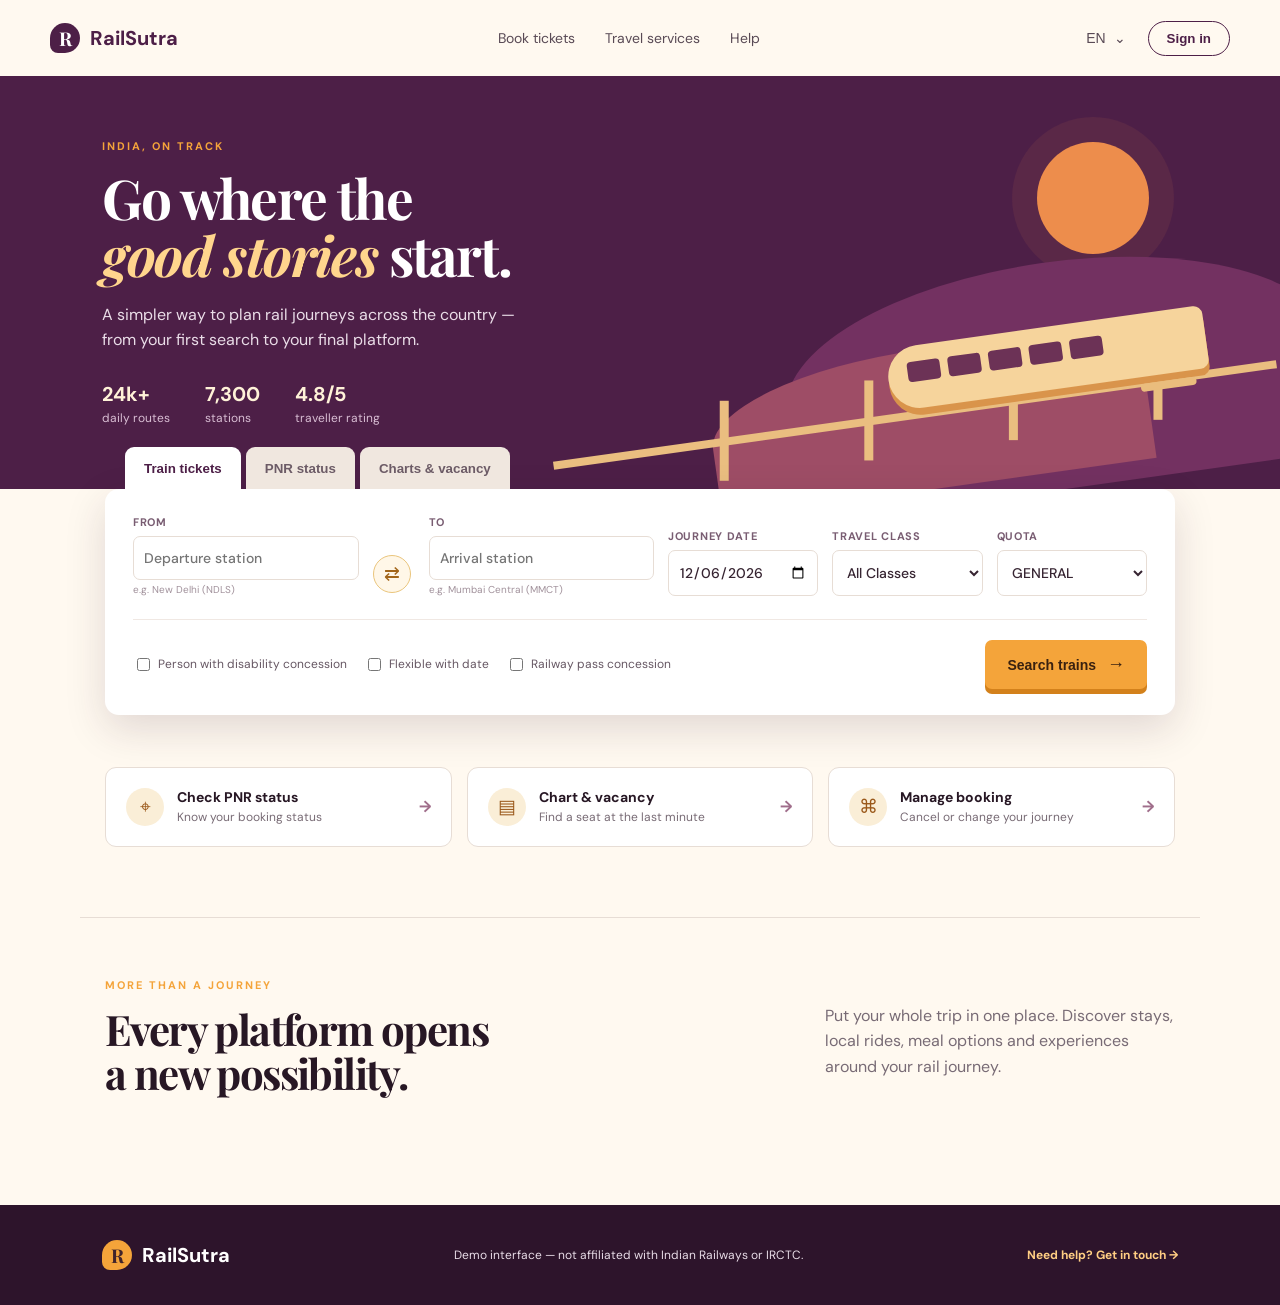
<file: index.html>
<!doctype html>
<html lang="en">
  <head>
    <meta charset="UTF-8" />
    <meta name="viewport" content="width=device-width, initial-scale=1.0" />
    <title>RailSutra — Train bookings made simple</title>
    <link rel="preconnect" href="https://fonts.googleapis.com" />
    <link rel="preconnect" href="https://fonts.gstatic.com" crossorigin />
    <link href="https://fonts.googleapis.com/css2?family=DM+Sans:wght@400;500;600;700&family=Playfair+Display:wght@600;700&display=swap" rel="stylesheet" />
    <link rel="stylesheet" href="styles.css" />
  </head>
  <body>
    <header class="site-header">
      <a class="brand" href="#top" aria-label="RailSutra home"><span class="brand-mark">R</span><span>RailSutra</span></a>
      <nav aria-label="Main navigation">
        <a href="#book">Book tickets</a><a href="#services">Travel services</a><a href="#support">Help</a>
      </nav>
      <div class="header-actions"><button class="language" type="button">EN <span>⌄</span></button><button class="signin" type="button">Sign in</button></div>
    </header>

    <main id="top">
      <section class="hero" id="book">
        <div class="hero-copy">
          <p class="eyebrow">INDIA, ON TRACK</p>
          <h1>Go where the<br /><em>good stories</em> start.</h1>
          <p class="hero-text">A simpler way to plan rail journeys across the country — from your first search to your final platform.</p>
          <div class="stat-row"><div><strong>24k+</strong><span>daily routes</span></div><div><strong>7,300</strong><span>stations</span></div><div><strong>4.8/5</strong><span>traveller rating</span></div></div>
        </div>
        <div class="scenery" aria-hidden="true"><div class="sun"></div><div class="hill hill-one"></div><div class="hill hill-two"></div><div class="rail"><i></i><i></i><i></i><i></i></div><div class="train"><span></span><span></span><span></span><span></span><span></span></div></div>
      </section>

      <section class="booking-wrap" aria-label="Train search">
        <div class="booking-tabs"><button class="active" type="button">Train tickets</button><button type="button">PNR status</button><button type="button">Charts &amp; vacancy</button></div>
        <form id="train-form" class="booking-card">
          <div class="journey-fields">
            <label class="field station-field"><span class="field-label">From</span><input id="from" name="from" type="text" placeholder="Departure station" autocomplete="off" required /><small>e.g. New Delhi (NDLS)</small></label>
            <button class="swap" id="swap" type="button" aria-label="Swap departure and arrival">⇄</button>
            <label class="field station-field"><span class="field-label">To</span><input id="to" name="to" type="text" placeholder="Arrival station" autocomplete="off" required /><small>e.g. Mumbai Central (MMCT)</small></label>
            <label class="field"><span class="field-label">Journey date</span><input id="date" name="date" type="date" required /></label>
            <label class="field"><span class="field-label">Travel class</span><select id="travel-class" name="travel-class"><option>All Classes</option><option>1A — First AC</option><option>2A — AC 2 Tier</option><option>3A — AC 3 Tier</option><option>SL — Sleeper</option><option>2S — Second Sitting</option></select></label>
            <label class="field"><span class="field-label">Quota</span><select id="quota" name="quota"><option>GENERAL</option><option>LADIES</option><option>TATKAL</option><option>PREMIUM TATKAL</option><option>PERSON WITH DISABILITY</option></select></label>
          </div>
          <div class="booking-footer">
            <div class="checks"><label><input type="checkbox" name="disability" /> <span>Person with disability concession</span></label><label><input type="checkbox" name="flexible" /> <span>Flexible with date</span></label><label><input type="checkbox" name="pass" /> <span>Railway pass concession</span></label></div>
            <button class="search-button" type="submit">Search trains <span>→</span></button>
          </div>
        </form>
      </section>

      <section class="quick-links" id="services"><a href="#book"><span class="quick-icon">⌖</span><span><b>Check PNR status</b><small>Know your booking status</small></span><strong>→</strong></a><a href="#book"><span class="quick-icon">▤</span><span><b>Chart &amp; vacancy</b><small>Find a seat at the last minute</small></span><strong>→</strong></a><a href="#book"><span class="quick-icon">⌘</span><span><b>Manage booking</b><small>Cancel or change your journey</small></span><strong>→</strong></a></section>

      <section class="discover"><div><p class="eyebrow">MORE THAN A JOURNEY</p><h2>Every platform opens<br />a new possibility.</h2></div><p class="discover-text">Put your whole trip in one place. Discover stays, local rides, meal options and experiences around your rail journey.</p></section>
    </main>
    <footer id="support"><span class="brand"><span class="brand-mark">R</span><span>RailSutra</span></span><p>Demo interface — not affiliated with Indian Railways or IRCTC.</p><a href="mailto:help@railsutra.example">Need help? Get in touch →</a></footer>

    <dialog id="results-dialog"><button class="close-dialog" aria-label="Close results">×</button><div id="results"></div></dialog>
    <script src="app.js"></script>
  </body>
</html>
</file>
<file: styles.css>
:root{--ink:#271724;--plum:#4d1f47;--plum-dark:#32112f;--amber:#f4a43a;--cream:#fff9f0;--muted:#786b75;--line:#e7ddd5}*{box-sizing:border-box}body{margin:0;color:var(--ink);background:var(--cream);font-family:"DM Sans",sans-serif}.site-header{height:76px;max-width:1240px;margin:auto;padding:0 30px;display:flex;align-items:center;justify-content:space-between}.brand{display:inline-flex;align-items:center;gap:10px;color:var(--plum);font-size:20px;font-weight:700;text-decoration:none}.brand-mark{display:grid;place-items:center;width:30px;height:30px;border-radius:50% 50% 50% 8px;color:#fff;background:var(--plum);font-family:"Playfair Display",serif;font-size:19px}.site-header nav{display:flex;gap:30px}.site-header nav a,.language{color:#594a55;text-decoration:none;font-size:14px;background:none;border:0}.header-actions{display:flex;align-items:center;gap:16px}.language span{padding-left:4px}.signin{border:1px solid var(--plum);background:transparent;border-radius:99px;padding:9px 18px;color:var(--plum);font-weight:700}.hero{min-height:390px;background:var(--plum);color:#fff;display:flex;position:relative;overflow:hidden;padding:63px max(8vw,30px)}.hero-copy{z-index:2;max-width:520px}.eyebrow{color:var(--amber);font-weight:700;font-size:11px;letter-spacing:2px;margin:0 0 16px}.hero h1,.discover h2{font-family:"Playfair Display",serif;font-size:55px;line-height:1.04;letter-spacing:-1.6px;margin:0}.hero h1 em{color:#ffd58d;font-style:italic}.hero-text{max-width:440px;line-height:1.55;color:#eadde8;margin:20px 0 28px}.stat-row{display:flex;gap:35px}.stat-row div{display:flex;flex-direction:column}.stat-row strong{font-size:20px;color:#fff2d8}.stat-row span{font-size:12px;color:#d9bed4;margin-top:3px}.scenery{position:absolute;right:0;top:0;width:57%;height:100%}.sun{position:absolute;right:18%;top:16%;width:112px;height:112px;border-radius:50%;background:#ed8d4c;box-shadow:0 0 0 25px rgba(237,141,76,.08)}.hill{position:absolute;bottom:0;border-radius:80% 80% 0 0;transform:rotate(-8deg)}.hill-one{right:-7%;width:75%;height:55%;background:#733161}.hill-two{right:18%;width:60%;height:34%;background:#9e4d66}.rail{position:absolute;right:0;bottom:17%;width:100%;height:8px;background:#eabe80;transform:rotate(-8deg)}.rail i{position:absolute;width:9px;height:80px;background:#eabe80;top:-37px;transform:rotate(8deg)}.rail i:nth-child(1){left:23%}.rail i:nth-child(2){left:43%}.rail i:nth-child(3){left:63%}.rail i:nth-child(4){left:83%}.train{position:absolute;right:10%;bottom:24%;width:320px;height:63px;background:#f6d49c;border-radius:32px 9px 9px 32px;display:flex;gap:8px;padding:16px 20px;transform:rotate(-8deg);box-shadow:0 7px 0 #d9944b}.train:after{content:"";position:absolute;width:56px;height:8px;background:#eabd7d;bottom:-15px;right:15px;border-radius:8px}.train span{width:33px;height:20px;background:#6c3256;border-radius:4px}.booking-wrap{max-width:1120px;margin:-42px auto 0;position:relative;padding:0 25px}.booking-tabs{display:flex;gap:5px;margin-left:20px}.booking-tabs button{border:0;background:#f0e7df;padding:14px 19px 13px;border-radius:9px 9px 0 0;color:#6c5b66;font-weight:600}.booking-tabs button.active{background:#fff;color:var(--plum)}.booking-card{background:#fff;border-radius:14px;padding:26px 28px;box-shadow:0 14px 40px rgba(56,25,48,.15)}.journey-fields{display:grid;grid-template-columns:1.5fr 42px 1.5fr 1fr 1fr 1fr;gap:14px;align-items:end}.field{display:flex;flex-direction:column;gap:7px;min-width:0}.field-label{font-size:11px;font-weight:700;color:#795d72;text-transform:uppercase;letter-spacing:.7px}.field input,.field select{width:100%;border:1px solid var(--line);padding:12px 10px;border-radius:7px;background:#fff;color:#372532;font:500 14px "DM Sans",sans-serif;outline:none}.field input:focus,.field select:focus{border-color:#b55b86;box-shadow:0 0 0 3px #f7e7ef}.field small{font-size:10px;color:#a1919b;margin-top:-4px;white-space:nowrap;overflow:hidden;text-overflow:ellipsis}.swap{height:38px;width:38px;border:1px solid #eac57c;border-radius:50%;background:#fff7e8;color:#a26519;font-size:19px;margin-bottom:3px}.booking-footer{display:flex;justify-content:space-between;align-items:center;border-top:1px solid #f0e8e3;margin-top:23px;padding-top:20px;gap:20px}.checks{display:flex;gap:17px;flex-wrap:wrap}.checks label{font-size:12px;color:#665763;display:flex;align-items:center;gap:5px}.checks input{accent-color:var(--plum)}.search-button{border:0;background:var(--amber);padding:14px 22px;white-space:nowrap;border-radius:7px;color:#392110;font-weight:700;font-size:14px;box-shadow:0 5px 0 #d3811b}.search-button:active{transform:translateY(3px);box-shadow:0 2px 0 #d3811b}.search-button span{font-size:18px;margin-left:7px}.quick-links{max-width:1120px;margin:52px auto;padding:0 25px;display:grid;grid-template-columns:repeat(3,1fr);gap:15px}.quick-links a{padding:20px;display:flex;align-items:center;gap:13px;border:1px solid var(--line);border-radius:11px;color:var(--ink);text-decoration:none;background:#fff;transition:.2s}.quick-links a:hover{transform:translateY(-3px);box-shadow:0 8px 19px #45233c15}.quick-icon{width:38px;height:38px;display:grid;place-items:center;background:#faeed7;border-radius:50%;color:#9a581a;font-size:19px}.quick-links b,.quick-links small{display:block}.quick-links b{font-size:14px}.quick-links small{font-size:12px;color:var(--muted);margin-top:3px}.quick-links strong{margin-left:auto;color:#a06e8b}.discover{max-width:1120px;margin:70px auto 0;padding:60px 25px;border-top:1px solid var(--line);display:flex;justify-content:space-between;align-items:end}.discover h2{font-size:42px}.discover-text{max-width:350px;line-height:1.6;color:var(--muted)}footer{background:#2d142b;color:#e8dce7;margin-top:50px;padding:30px max(8vw,30px);display:flex;justify-content:space-between;align-items:center;gap:20px;font-size:12px}footer .brand{color:#fff}footer .brand-mark{background:var(--amber);color:#40242b}footer a{color:#ffce83;text-decoration:none;font-weight:700}dialog{border:0;border-radius:16px;max-width:660px;width:calc(100% - 32px);padding:32px;box-shadow:0 30px 80px #1b0d1ba3}dialog::backdrop{background:#241120a3}.close-dialog{position:absolute;right:15px;top:10px;border:0;background:none;font-size:27px;color:#6d5c68}.result-title{font-family:"Playfair Display",serif;font-size:29px;margin:0 0 8px}.result-route{color:var(--muted);margin:0 0 23px}.train-result{border:1px solid var(--line);border-radius:10px;padding:17px;margin-top:12px;display:grid;grid-template-columns:1fr auto;gap:12px}.train-result h3{margin:0;font-size:15px}.train-result p{margin:7px 0 0;font-size:13px;color:var(--muted)}.availability{color:#39713e;font-size:13px;font-weight:700;text-align:right}.availability span{display:block;color:var(--muted);font-size:11px;font-weight:400;margin-top:4px}@media(max-width:900px){.journey-fields{grid-template-columns:1fr 42px 1fr 1fr}.journey-fields .field:nth-last-child(-n+2){grid-column:span 2}.scenery{opacity:.55;width:75%}}@media(max-width:640px){.site-header{padding:0 18px}.site-header nav,.language{display:none}.hero{padding:52px 24px;min-height:370px}.hero h1{font-size:43px}.scenery{width:100%;opacity:.35}.booking-wrap,.quick-links{padding:0 15px}.booking-card{padding:20px}.journey-fields{grid-template-columns:1fr 36px 1fr}.journey-fields .field:nth-last-child(-n+3){grid-column:span 3}.booking-footer,.discover,footer{align-items:flex-start;flex-direction:column}.checks{gap:9px}.search-button{width:100%}.quick-links{grid-template-columns:1fr;margin:35px auto}.discover{margin-top:40px;padding-top:40px}.discover h2{font-size:36px}}
</file>
